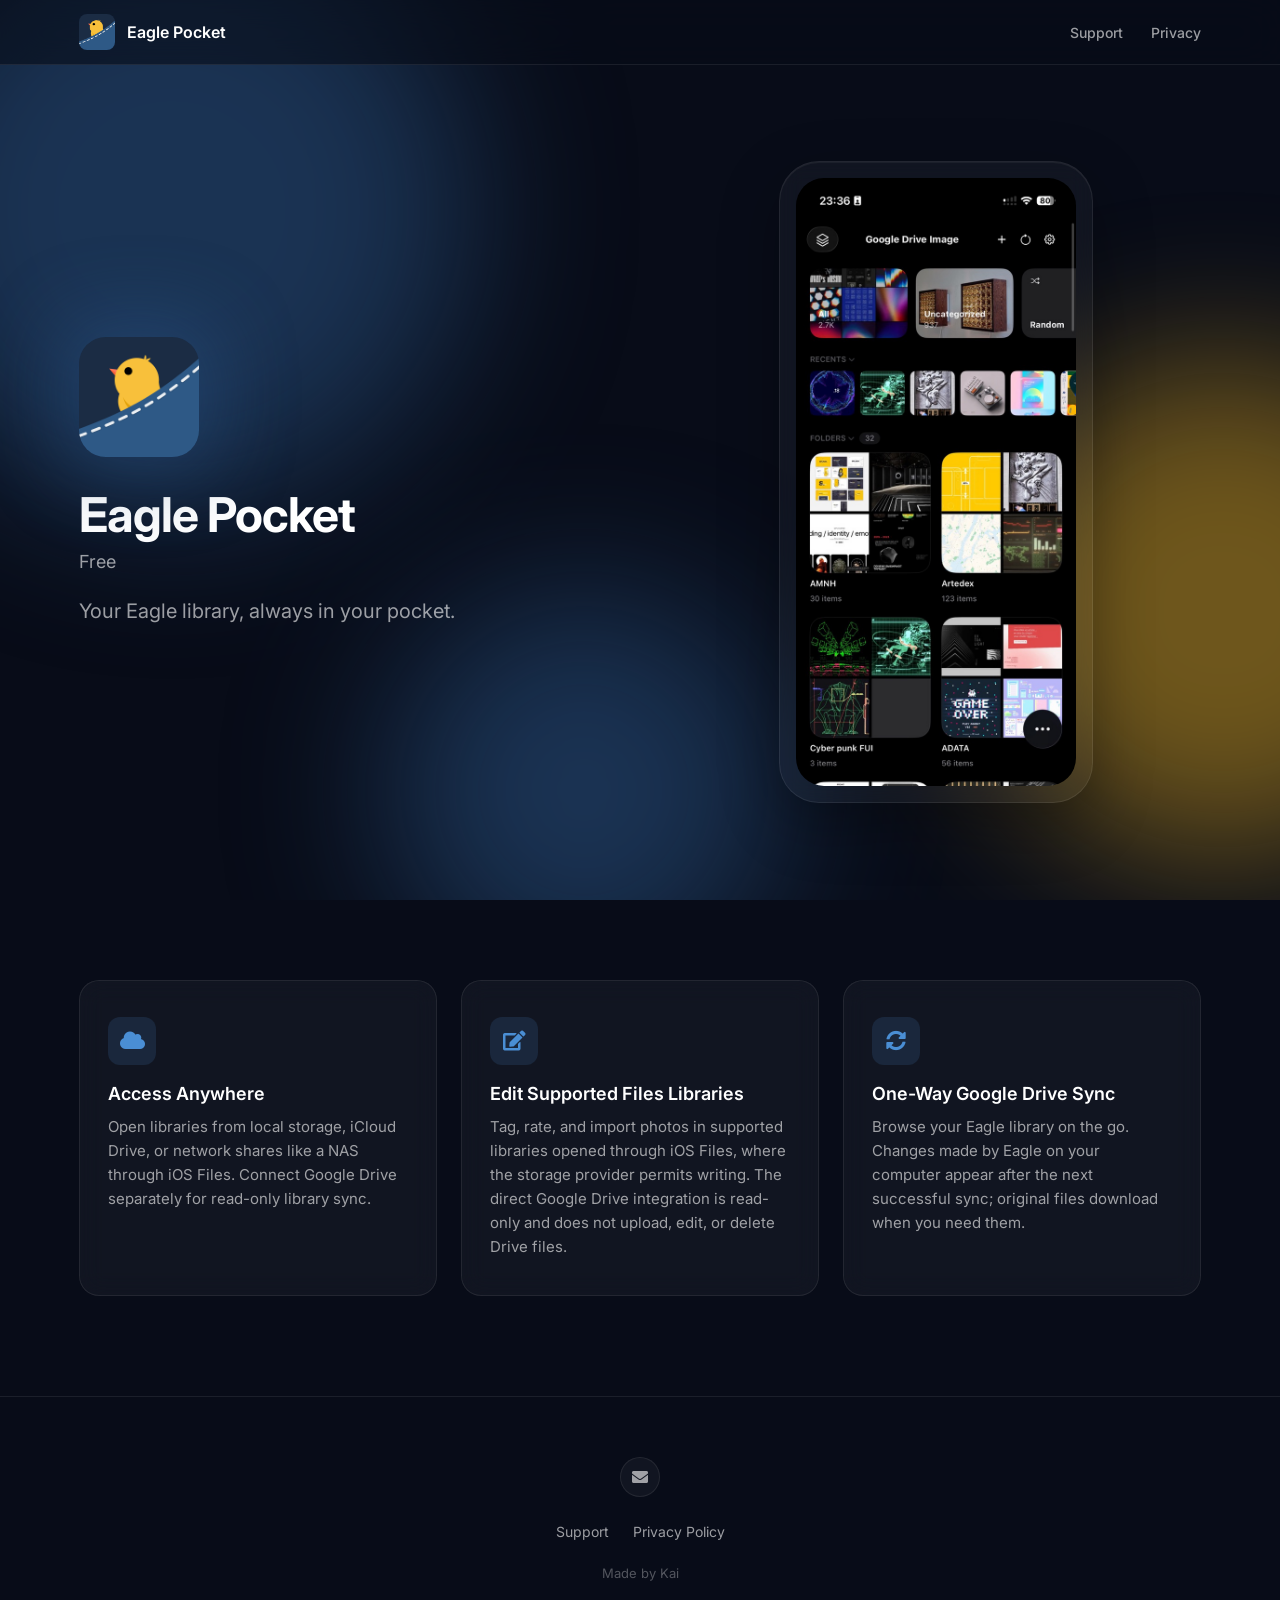
<file: index.html>
<!DOCTYPE html>
<html lang="en-us">
<head>
    <meta charset="utf-8">
    <meta http-equiv="x-ua-compatible" content="ie=edge">
    <meta name="viewport" content="width=device-width, initial-scale=1.0">

    <title>Eagle Pocket</title>
    <meta name="description" content="Your Eagle library, always in your pocket.">

    <!-- Icons -->
    <link rel="icon" type="image/png" sizes="32x32" href="assets/favicon-32.png">
    <link rel="icon" type="image/png" sizes="16x16" href="assets/favicon-16.png">
    <link rel="apple-touch-icon" sizes="180x180" href="assets/apple-touch-icon.png">

    <!-- Open Graph -->
    <meta property="og:title" content="Eagle Pocket">
    <meta property="og:description" content="Your Eagle library, always in your pocket.">
    <meta property="og:image" content="assets/appicon.png">
    <meta property="og:type" content="website">
    <meta name="twitter:card" content="summary">
    <meta name="twitter:title" content="Eagle Pocket">
    <meta name="twitter:description" content="Your Eagle library, always in your pocket.">
    <meta name="twitter:image" content="assets/appicon.png">

    <!-- Smart App Banner (uncomment after App Store launch) -->
    <!-- <meta name="apple-itunes-app" content="app-id=6751750244"> -->

    <!-- Inter Font -->
    <link rel="preconnect" href="https://fonts.googleapis.com">
    <link rel="preconnect" href="https://fonts.gstatic.com" crossorigin>
    <link href="https://fonts.googleapis.com/css2?family=Inter:wght@300;400;500;600;700&amp;display=swap" rel="stylesheet">

    <!-- FontAwesome -->
    <link rel="stylesheet" href="https://cdnjs.cloudflare.com/ajax/libs/font-awesome/5.15.4/css/all.min.css">

    <link rel="stylesheet" href="styles.css">
</head>

<body>
    <!-- Animated Background Orbs -->
    <div class="bg-orbs">
        <div class="orb orb-1"></div>
        <div class="orb orb-2"></div>
        <div class="orb orb-3"></div>
    </div>

    <!-- Glass Nav -->
    <header class="glass-nav">
        <div class="nav-container">
            <div class="logo">
                <img class="headerIcon" src="assets/appicon.png" alt="Eagle Pocket">
                <p class="headerName">Eagle Pocket</p>
            </div>
            <nav>
                <ul>
                    <li><a href="support/">Support</a></li>
                    <li><a href="privacypolicy/">Privacy</a></li>
                </ul>
            </nav>
        </div>
    </header>

    <!-- Hero Section -->
    <section class="hero">
        <div class="hero-container">
            <div class="hero-content">
                <div class="hero-icon-wrapper">
                    <div class="hero-icon-glow"></div>
                    <img class="appIconLarge" src="assets/appicon.png" alt="Eagle Pocket">
                </div>
                <h1 class="appName">Eagle Pocket</h1>
                <h2 class="appPrice">Free</h2>
                <p class="hero-tagline">Your Eagle library, always in your pocket.</p>
                <!-- App Store link (uncomment after launch) -->
                <!-- <div class="hero-actions">
                    <a class="appStoreLink" href=""><img class="appStore" src="assets/appstore.png" alt="Download on the App Store"></a>
                </div> -->
            </div>
            <div class="hero-phone">
                <div class="phone-glass-frame">
                    <div class="phone-inner">
                        <img class="iphoneScreen" src="assets/screenshot/home.en.png" alt="Eagle Pocket Screenshot">
                    </div>
                </div>
            </div>
        </div>
    </section>

    <!-- Features -->
    <section class="features-section">
        <div class="features-container">
            <div class="features-grid">
                <div class="glass-card">
                    <div class="card-icon">
                        <i class="fas fa-cloud"></i>
                    </div>
                    <h3>Access Anywhere</h3>
                    <p>Open libraries from local storage, iCloud Drive, or network shares like a NAS through iOS Files. Connect Google Drive separately for read-only library sync.</p>
                </div>
                <div class="glass-card">
                    <div class="card-icon">
                        <i class="fas fa-edit"></i>
                    </div>
                    <h3>Edit Supported Files Libraries</h3>
                    <p>Tag, rate, and import photos in supported libraries opened through iOS Files, where the storage provider permits writing. The direct Google Drive integration is read-only and does not upload, edit, or delete Drive files.</p>
                </div>
                <div class="glass-card">
                    <div class="card-icon">
                        <i class="fas fa-sync-alt"></i>
                    </div>
                    <h3>One-Way Google Drive Sync</h3>
                    <p>Browse your Eagle library on the go. Changes made by Eagle on your computer appear after the next successful sync; original files download when you need them.</p>
                </div>
            </div>
        </div>
    </section>

    <!-- Footer -->
    <footer class="glass-footer">
        <div class="footer-container">
            <div class="footer-social">
                <a href="mailto:ankycheng@gmail.com" class="social-circle">
                    <i class="fas fa-envelope"></i>
                </a>
            </div>
            <div class="footer-links">
                <a href="support/">Support</a>
                <a href="privacypolicy/">Privacy Policy</a>
            </div>
            <p class="footer-credit">Made by Kai</p>
        </div>
    </footer>

    <!-- Apple App Store API (uncomment after launch) -->
    <!--
    <script>
    (function() {
        var apiURL = 'https://itunes.apple.com/lookup?id=6751750244&country=us&callback=handleAppInfo';
        window.handleAppInfo = function(json) {
            if (json.results && json.results.length) {
                var storeLink = document.querySelector('.appStoreLink');
                if (storeLink && !storeLink.getAttribute('href')) {
                    storeLink.setAttribute('href', json.results[0].trackViewUrl);
                }
            }
        };
        var s = document.createElement('script');
        s.src = apiURL;
        document.body.appendChild(s);
    })();
    </script>
    -->
</body>
</html>
</file>
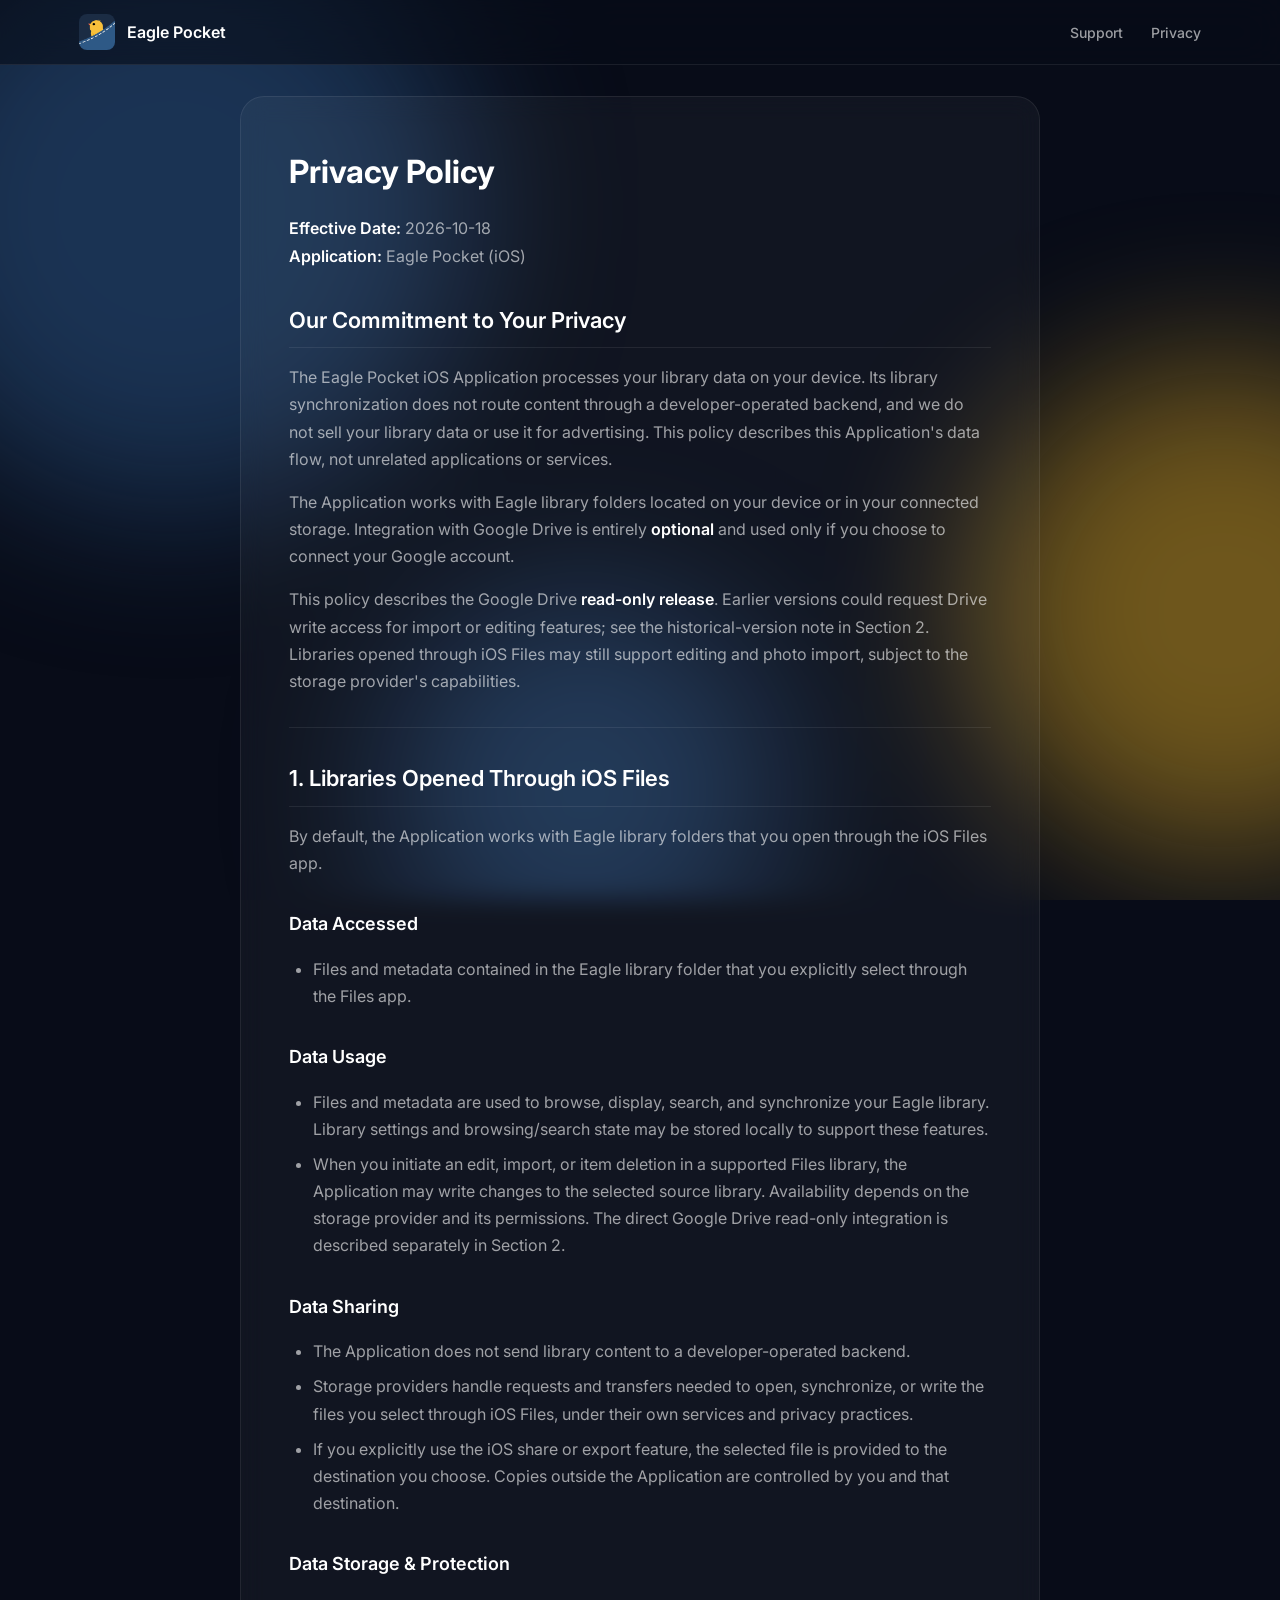
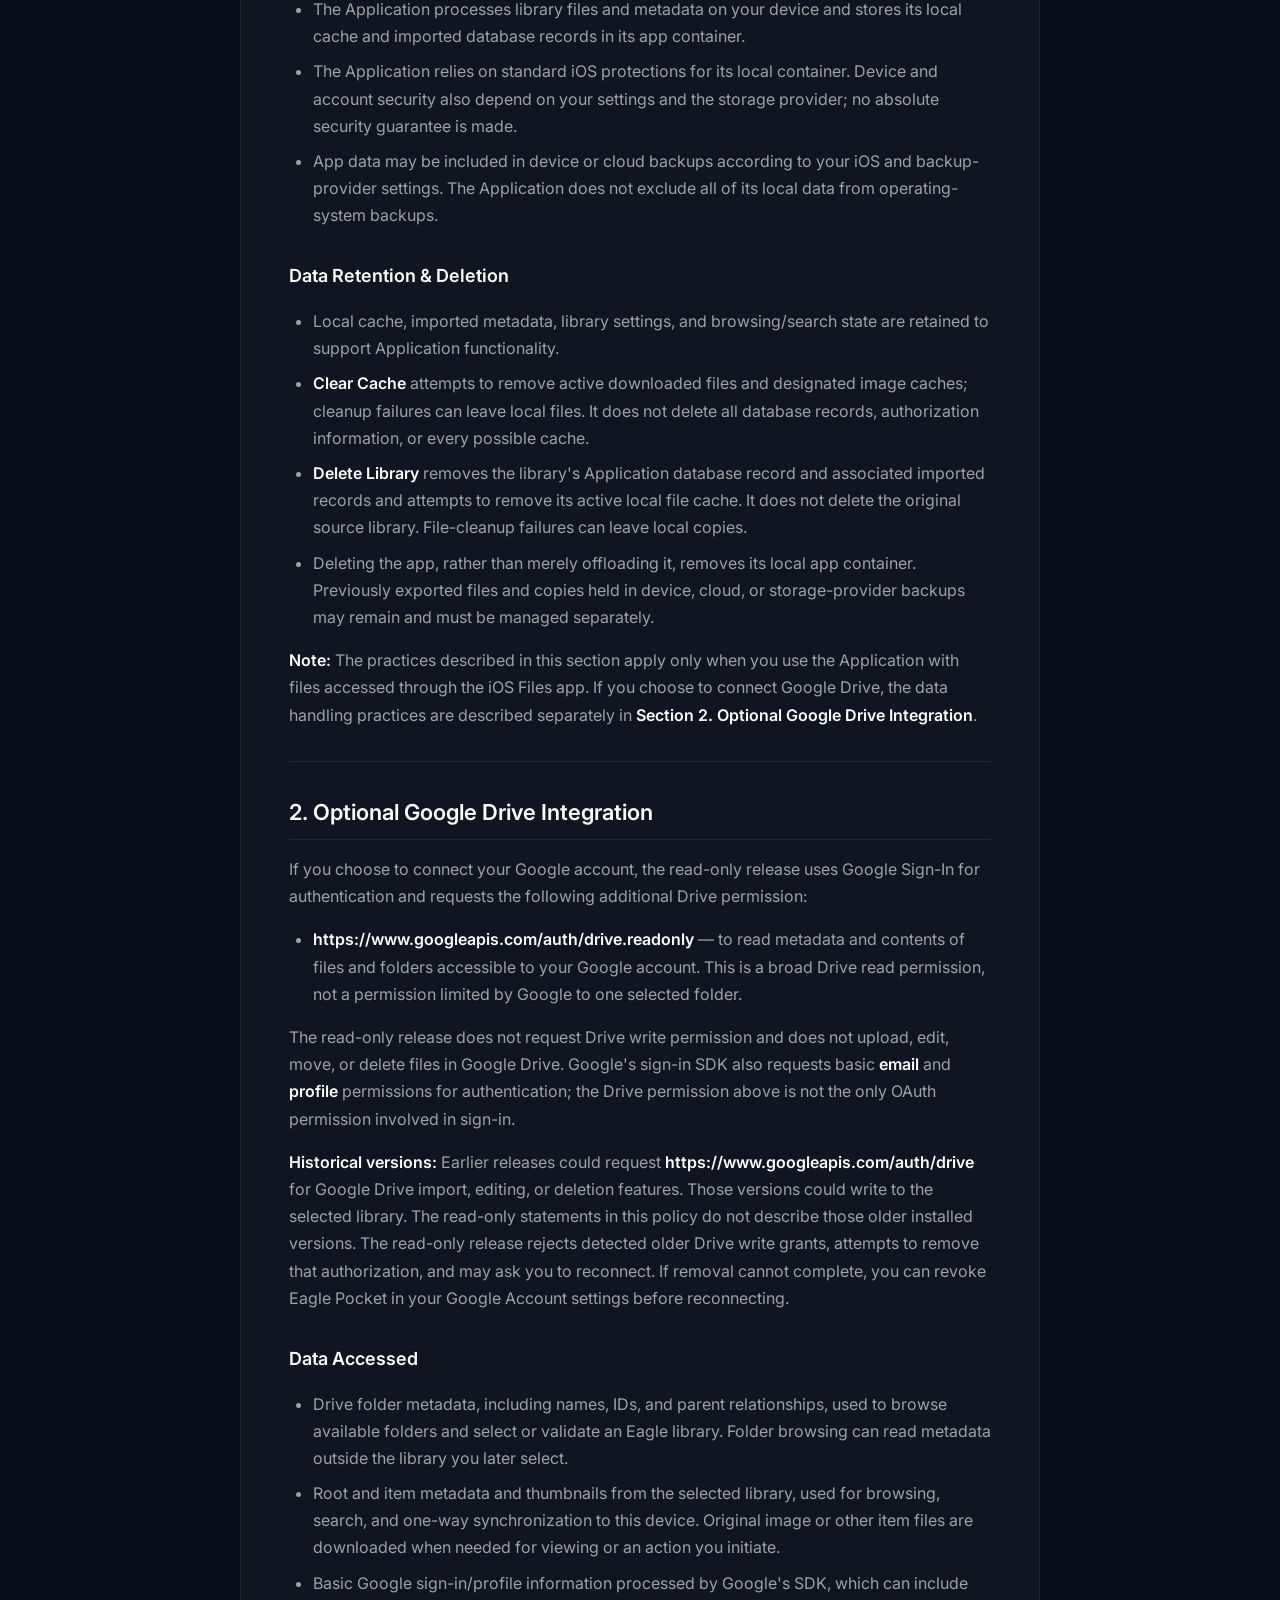
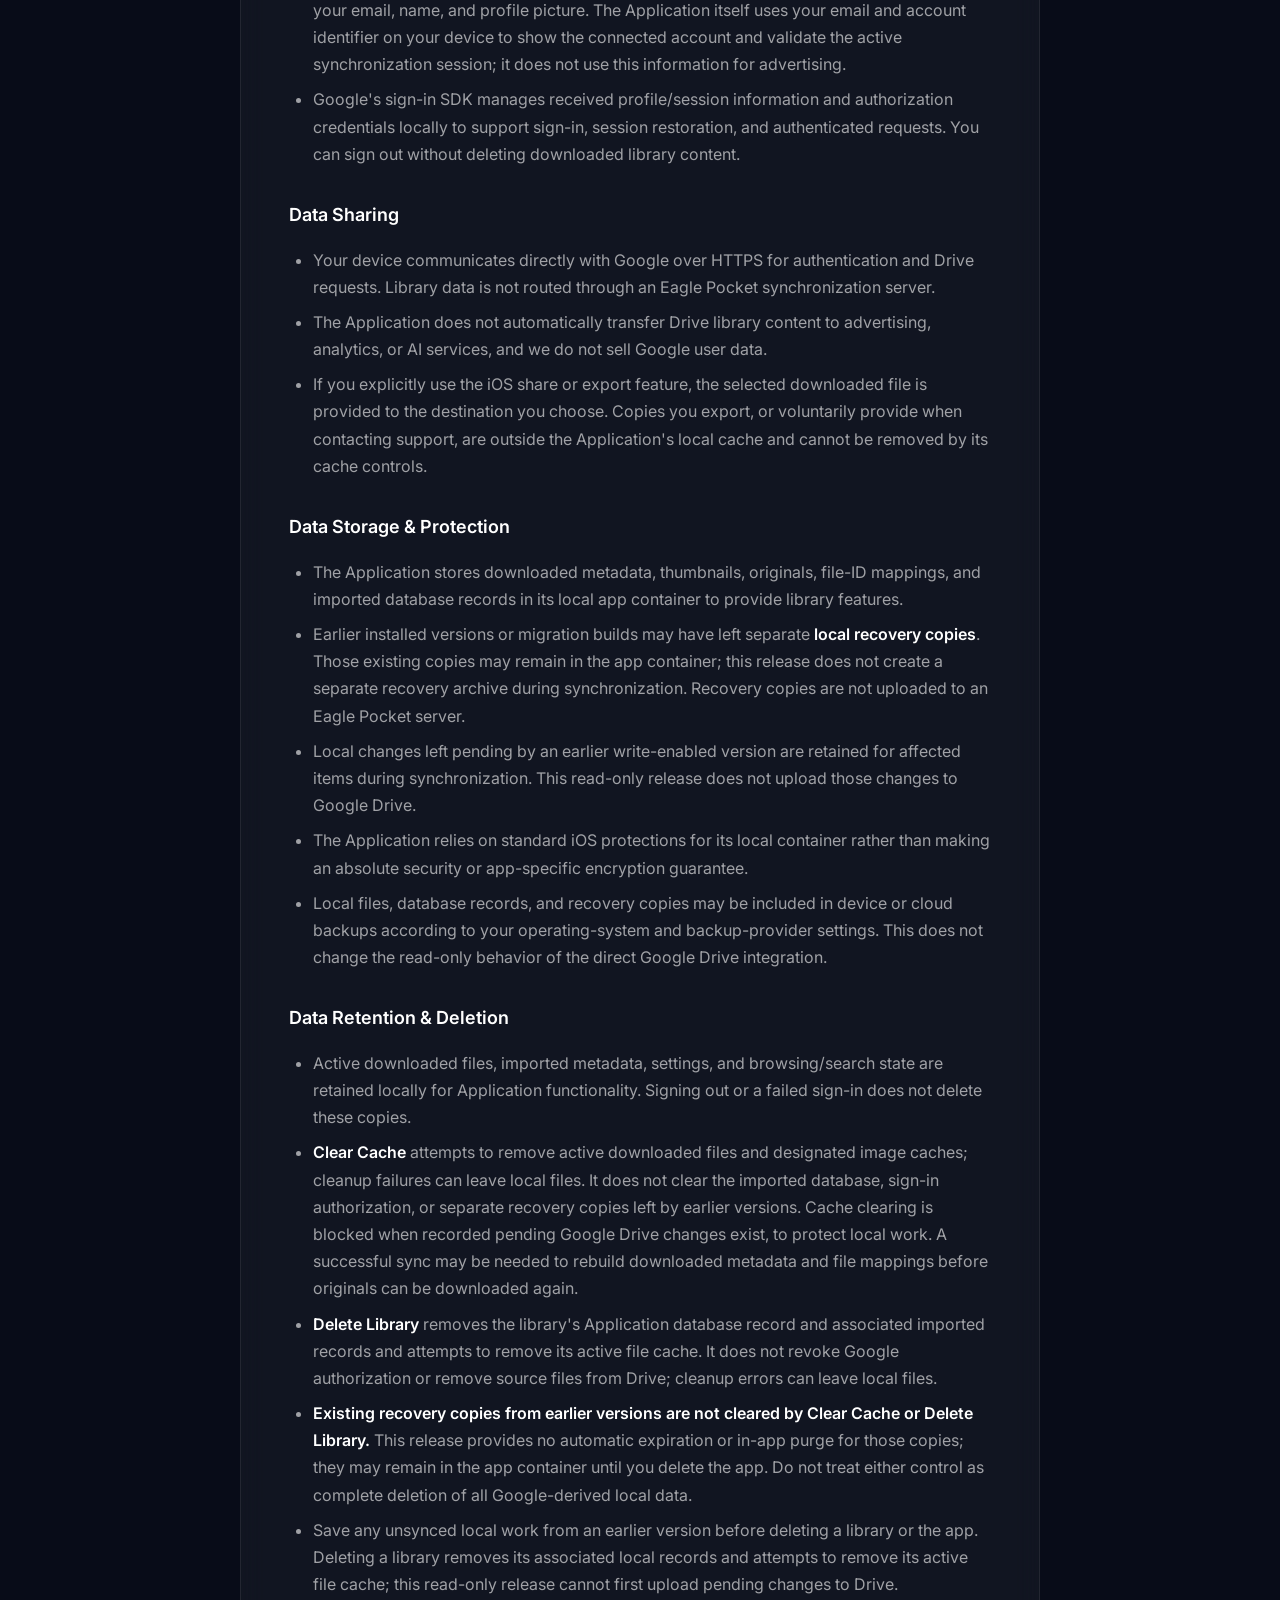
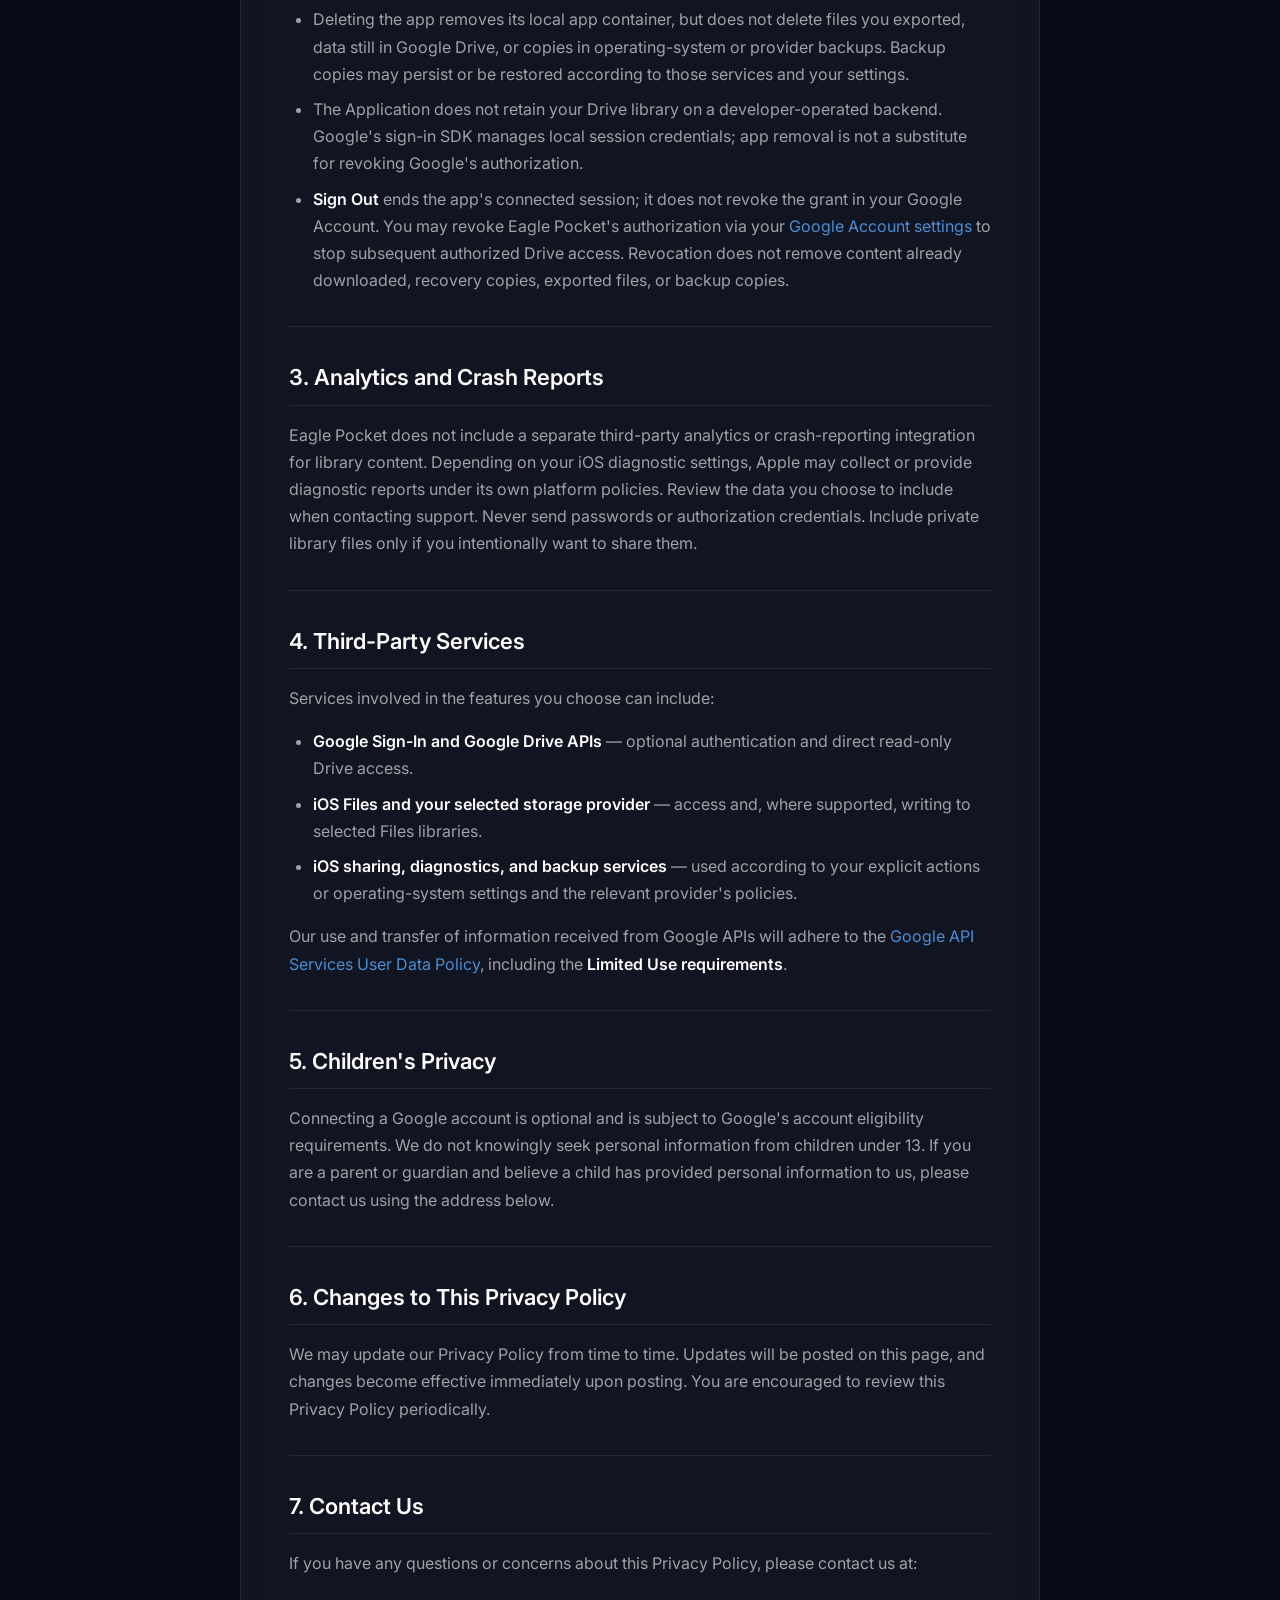
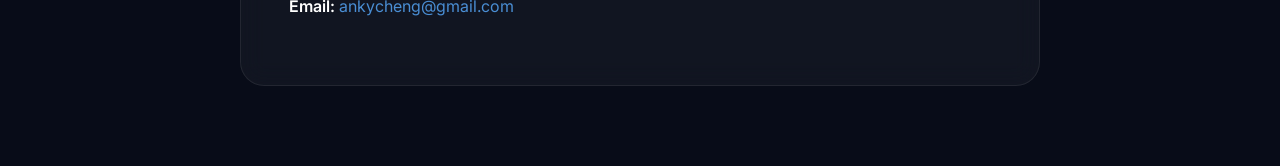
<file: privacypolicy/index.html>
<!DOCTYPE html>
<html lang="en-us">
<head>
    <meta charset="utf-8">
    <meta http-equiv="x-ua-compatible" content="ie=edge">
    <meta name="viewport" content="width=device-width, initial-scale=1.0">

    <title>Privacy Policy — Eagle Pocket</title>
    <meta name="description" content="Eagle Pocket privacy policy.">

    <!-- Icons -->
    <link rel="icon" type="image/png" sizes="32x32" href="../assets/favicon-32.png">
    <link rel="icon" type="image/png" sizes="16x16" href="../assets/favicon-16.png">
    <link rel="apple-touch-icon" sizes="180x180" href="../assets/apple-touch-icon.png">

    <!-- Smart App Banner (uncomment after App Store launch) -->
    <!-- <meta name="apple-itunes-app" content="app-id=6751750244"> -->

    <!-- Inter Font -->
    <link rel="preconnect" href="https://fonts.googleapis.com">
    <link rel="preconnect" href="https://fonts.gstatic.com" crossorigin>
    <link href="https://fonts.googleapis.com/css2?family=Inter:wght@300;400;500;600;700&amp;display=swap" rel="stylesheet">

    <!-- FontAwesome -->
    <link rel="stylesheet" href="https://cdnjs.cloudflare.com/ajax/libs/font-awesome/5.15.4/css/all.min.css">

    <link rel="stylesheet" href="../styles.css">
</head>

<body>
    <!-- Animated Background Orbs -->
    <div class="bg-orbs">
        <div class="orb orb-1"></div>
        <div class="orb orb-2"></div>
        <div class="orb orb-3"></div>
    </div>

    <!-- Glass Nav -->
    <header class="glass-nav">
        <div class="nav-container">
            <div class="logo">
                <a href="../"><img class="headerIcon" src="../assets/appicon.png" alt="Eagle Pocket"></a>
                <p class="headerName">Eagle Pocket</p>
            </div>
            <nav>
                <ul>
                    <li><a href="../support/">Support</a></li>
                    <li><a href="../privacypolicy/">Privacy</a></li>
                </ul>
            </nav>
        </div>
    </header>

    <div class="page-wrapper">
        <article class="page-content">
            <h1>Privacy Policy</h1>
            <p><strong>Effective Date:</strong> 2026-10-18<br>
            <strong>Application:</strong> Eagle Pocket (iOS)</p>

            <h2>Our Commitment to Your Privacy</h2>
            <p>The Eagle Pocket iOS Application processes your library data on your device. Its library synchronization does not route content through a developer-operated backend, and we do not sell your library data or use it for advertising. This policy describes this Application's data flow, not unrelated applications or services.</p>
            <p>The Application works with Eagle library folders located on your device or in your connected storage. Integration with Google Drive is entirely <strong>optional</strong> and used only if you choose to connect your Google account.</p>
            <p>This policy describes the Google Drive <strong>read-only release</strong>. Earlier versions could request Drive write access for import or editing features; see the historical-version note in Section 2. Libraries opened through iOS Files may still support editing and photo import, subject to the storage provider's capabilities.</p>

            <hr>

            <h2>1. Libraries Opened Through iOS Files</h2>
            <p>By default, the Application works with Eagle library folders that you open through the iOS Files app.</p>

            <h3>Data Accessed</h3>
            <ul>
                <li>Files and metadata contained in the Eagle library folder that you explicitly select through the Files app.</li>
            </ul>

            <h3>Data Usage</h3>
            <ul>
                <li>Files and metadata are used to browse, display, search, and synchronize your Eagle library. Library settings and browsing/search state may be stored locally to support these features.</li>
                <li>When you initiate an edit, import, or item deletion in a supported Files library, the Application may write changes to the selected source library. Availability depends on the storage provider and its permissions. The direct Google Drive read-only integration is described separately in Section 2.</li>
            </ul>

            <h3>Data Sharing</h3>
            <ul>
                <li>The Application does not send library content to a developer-operated backend.</li>
                <li>Storage providers handle requests and transfers needed to open, synchronize, or write the files you select through iOS Files, under their own services and privacy practices.</li>
                <li>If you explicitly use the iOS share or export feature, the selected file is provided to the destination you choose. Copies outside the Application are controlled by you and that destination.</li>
            </ul>

            <h3>Data Storage &amp; Protection</h3>
            <ul>
                <li>The Application processes library files and metadata on your device and stores its local cache and imported database records in its app container.</li>
                <li>The Application relies on standard iOS protections for its local container. Device and account security also depend on your settings and the storage provider; no absolute security guarantee is made.</li>
                <li>App data may be included in device or cloud backups according to your iOS and backup-provider settings. The Application does not exclude all of its local data from operating-system backups.</li>
            </ul>

            <h3>Data Retention &amp; Deletion</h3>
            <ul>
                <li>Local cache, imported metadata, library settings, and browsing/search state are retained to support Application functionality.</li>
                <li><strong>Clear Cache</strong> attempts to remove active downloaded files and designated image caches; cleanup failures can leave local files. It does not delete all database records, authorization information, or every possible cache.</li>
                <li><strong>Delete Library</strong> removes the library's Application database record and associated imported records and attempts to remove its active local file cache. It does not delete the original source library. File-cleanup failures can leave local copies.</li>
                <li>Deleting the app, rather than merely offloading it, removes its local app container. Previously exported files and copies held in device, cloud, or storage-provider backups may remain and must be managed separately.</li>
            </ul>

            <p><strong>Note:</strong> The practices described in this section apply only when you use the Application with files accessed through the iOS Files app. If you choose to connect Google Drive, the data handling practices are described separately in <strong>Section 2. Optional Google Drive Integration</strong>.</p>

            <hr>

            <h2>2. Optional Google Drive Integration</h2>
            <p>If you choose to connect your Google account, the read-only release uses Google Sign-In for authentication and requests the following additional Drive permission:</p>
            <ul>
                <li><strong>https://www.googleapis.com/auth/drive.readonly</strong> — to read metadata and contents of files and folders accessible to your Google account. This is a broad Drive read permission, not a permission limited by Google to one selected folder.</li>
            </ul>
            <p>The read-only release does not request Drive write permission and does not upload, edit, move, or delete files in Google Drive. Google's sign-in SDK also requests basic <strong>email</strong> and <strong>profile</strong> permissions for authentication; the Drive permission above is not the only OAuth permission involved in sign-in.</p>
            <p><strong>Historical versions:</strong> Earlier releases could request <strong>https://www.googleapis.com/auth/drive</strong> for Google Drive import, editing, or deletion features. Those versions could write to the selected library. The read-only statements in this policy do not describe those older installed versions. The read-only release rejects detected older Drive write grants, attempts to remove that authorization, and may ask you to reconnect. If removal cannot complete, you can revoke Eagle Pocket in your Google Account settings before reconnecting.</p>

            <h3>Data Accessed</h3>
            <ul>
                <li>Drive folder metadata, including names, IDs, and parent relationships, used to browse available folders and select or validate an Eagle library. Folder browsing can read metadata outside the library you later select.</li>
                <li>Root and item metadata and thumbnails from the selected library, used for browsing, search, and one-way synchronization to this device. Original image or other item files are downloaded when needed for viewing or an action you initiate.</li>
                <li>Basic Google sign-in/profile information processed by Google's SDK, which can include your email, name, and profile picture. The Application itself uses your email and account identifier on your device to show the connected account and validate the active synchronization session; it does not use this information for advertising.</li>
                <li>Google's sign-in SDK manages received profile/session information and authorization credentials locally to support sign-in, session restoration, and authenticated requests. You can sign out without deleting downloaded library content.</li>
            </ul>

            <h3>Data Sharing</h3>
            <ul>
                <li>Your device communicates directly with Google over HTTPS for authentication and Drive requests. Library data is not routed through an Eagle Pocket synchronization server.</li>
                <li>The Application does not automatically transfer Drive library content to advertising, analytics, or AI services, and we do not sell Google user data.</li>
                <li>If you explicitly use the iOS share or export feature, the selected downloaded file is provided to the destination you choose. Copies you export, or voluntarily provide when contacting support, are outside the Application's local cache and cannot be removed by its cache controls.</li>
            </ul>

            <h3>Data Storage &amp; Protection</h3>
            <ul>
                <li>The Application stores downloaded metadata, thumbnails, originals, file-ID mappings, and imported database records in its local app container to provide library features.</li>
                <li>Earlier installed versions or migration builds may have left separate <strong>local recovery copies</strong>. Those existing copies may remain in the app container; this release does not create a separate recovery archive during synchronization. Recovery copies are not uploaded to an Eagle Pocket server.</li>
                <li>Local changes left pending by an earlier write-enabled version are retained for affected items during synchronization. This read-only release does not upload those changes to Google Drive.</li>
                <li>The Application relies on standard iOS protections for its local container rather than making an absolute security or app-specific encryption guarantee.</li>
                <li>Local files, database records, and recovery copies may be included in device or cloud backups according to your operating-system and backup-provider settings. This does not change the read-only behavior of the direct Google Drive integration.</li>
            </ul>

            <h3>Data Retention &amp; Deletion</h3>
            <ul>
                <li>Active downloaded files, imported metadata, settings, and browsing/search state are retained locally for Application functionality. Signing out or a failed sign-in does not delete these copies.</li>
                <li><strong>Clear Cache</strong> attempts to remove active downloaded files and designated image caches; cleanup failures can leave local files. It does not clear the imported database, sign-in authorization, or separate recovery copies left by earlier versions. Cache clearing is blocked when recorded pending Google Drive changes exist, to protect local work. A successful sync may be needed to rebuild downloaded metadata and file mappings before originals can be downloaded again.</li>
                <li><strong>Delete Library</strong> removes the library's Application database record and associated imported records and attempts to remove its active file cache. It does not revoke Google authorization or remove source files from Drive; cleanup errors can leave local files.</li>
                <li><strong>Existing recovery copies from earlier versions are not cleared by Clear Cache or Delete Library.</strong> This release provides no automatic expiration or in-app purge for those copies; they may remain in the app container until you delete the app. Do not treat either control as complete deletion of all Google-derived local data.</li>
                <li>Save any unsynced local work from an earlier version before deleting a library or the app. Deleting a library removes its associated local records and attempts to remove its active file cache; this read-only release cannot first upload pending changes to Drive.</li>
                <li>Deleting the app removes its local app container, but does not delete files you exported, data still in Google Drive, or copies in operating-system or provider backups. Backup copies may persist or be restored according to those services and your settings.</li>
                <li>The Application does not retain your Drive library on a developer-operated backend. Google's sign-in SDK manages local session credentials; app removal is not a substitute for revoking Google's authorization.</li>
                <li><strong>Sign Out</strong> ends the app's connected session; it does not revoke the grant in your Google Account. You may revoke Eagle Pocket's authorization via your <a href="https://myaccount.google.com/permissions">Google Account settings</a> to stop subsequent authorized Drive access. Revocation does not remove content already downloaded, recovery copies, exported files, or backup copies.</li>
            </ul>

            <hr>

            <h2>3. Analytics and Crash Reports</h2>
            <p>Eagle Pocket does not include a separate third-party analytics or crash-reporting integration for library content. Depending on your iOS diagnostic settings, Apple may collect or provide diagnostic reports under its own platform policies. Review the data you choose to include when contacting support. Never send passwords or authorization credentials. Include private library files only if you intentionally want to share them.</p>

            <hr>

            <h2>4. Third-Party Services</h2>
            <p>Services involved in the features you choose can include:</p>
            <ul>
                <li><strong>Google Sign-In and Google Drive APIs</strong> — optional authentication and direct read-only Drive access.</li>
                <li><strong>iOS Files and your selected storage provider</strong> — access and, where supported, writing to selected Files libraries.</li>
                <li><strong>iOS sharing, diagnostics, and backup services</strong> — used according to your explicit actions or operating-system settings and the relevant provider's policies.</li>
            </ul>
            <p>Our use and transfer of information received from Google APIs will adhere to the <a href="https://developers.google.com/terms/api-services-user-data-policy">Google API Services User Data Policy</a>, including the <strong>Limited Use requirements</strong>.</p>

            <hr>

            <h2>5. Children's Privacy</h2>
            <p>Connecting a Google account is optional and is subject to Google's account eligibility requirements. We do not knowingly seek personal information from children under 13. If you are a parent or guardian and believe a child has provided personal information to us, please contact us using the address below.</p>

            <hr>

            <h2>6. Changes to This Privacy Policy</h2>
            <p>We may update our Privacy Policy from time to time. Updates will be posted on this page, and changes become effective immediately upon posting. You are encouraged to review this Privacy Policy periodically.</p>

            <hr>

            <h2>7. Contact Us</h2>
            <p>If you have any questions or concerns about this Privacy Policy, please contact us at:</p>
            <p><strong>Email:</strong> <a href="mailto:ankycheng@gmail.com">ankycheng@gmail.com</a></p>
        </article>
    </div>
</body>
</html>
</file>
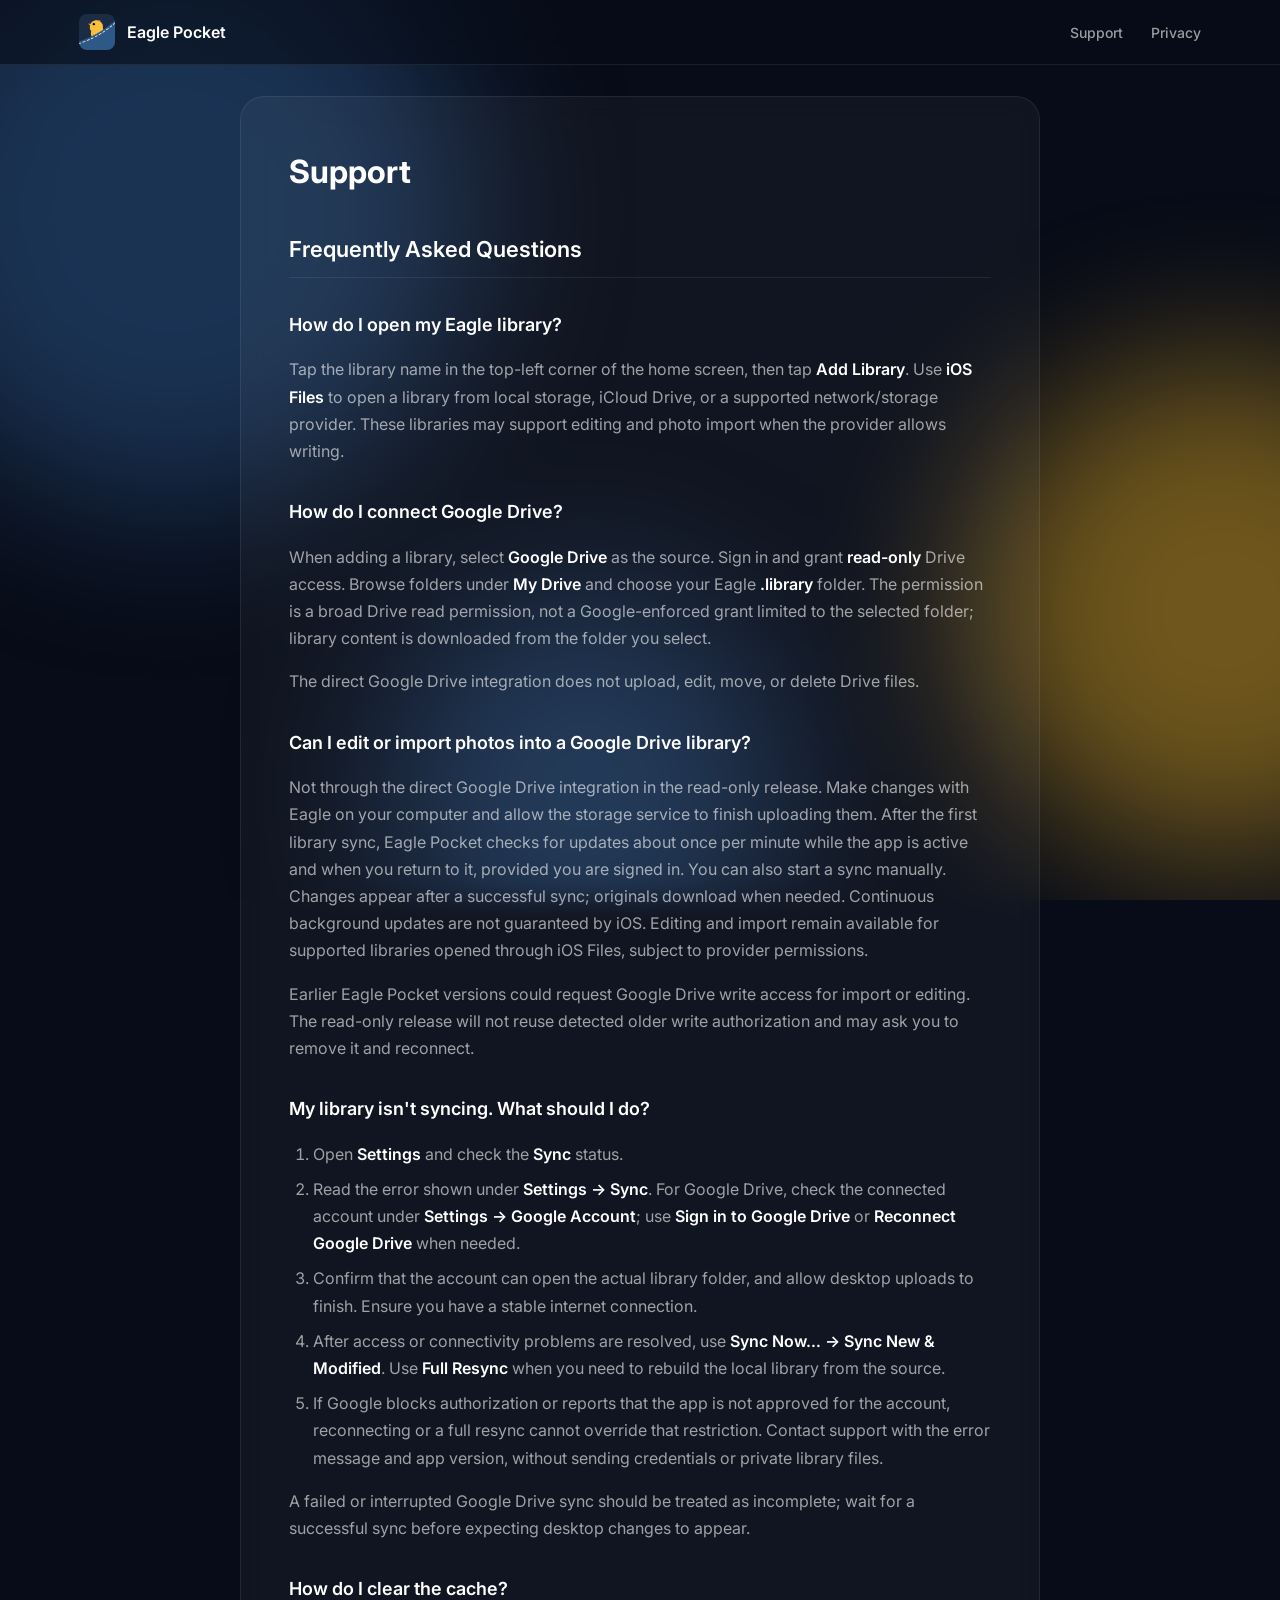
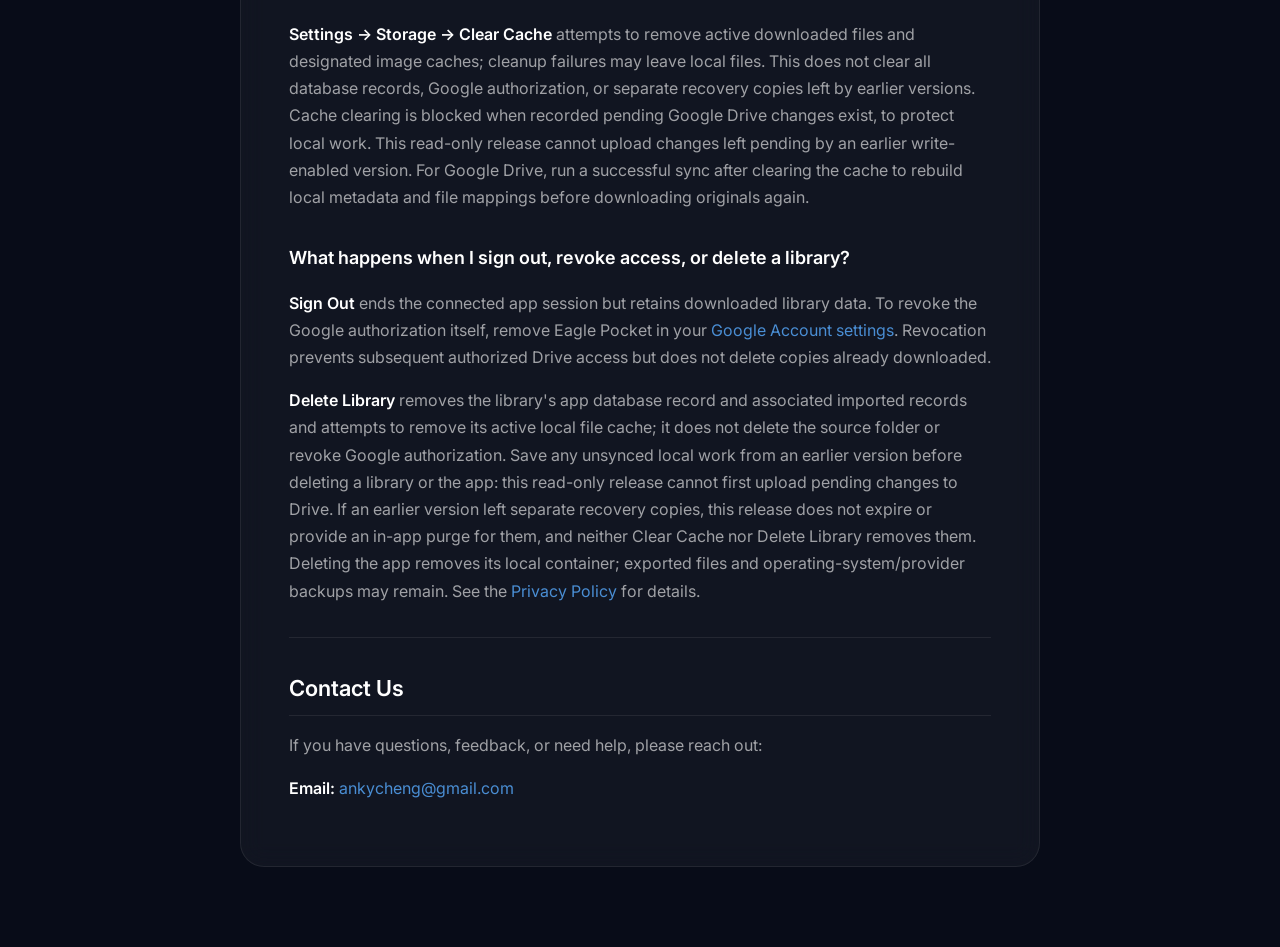
<file: support/index.html>
<!DOCTYPE html>
<html lang="en-us">
<head>
    <meta charset="utf-8">
    <meta http-equiv="x-ua-compatible" content="ie=edge">
    <meta name="viewport" content="width=device-width, initial-scale=1.0">

    <title>Support — Eagle Pocket</title>
    <meta name="description" content="Eagle Pocket support and frequently asked questions.">

    <!-- Icons -->
    <link rel="icon" type="image/png" sizes="32x32" href="../assets/favicon-32.png">
    <link rel="icon" type="image/png" sizes="16x16" href="../assets/favicon-16.png">
    <link rel="apple-touch-icon" sizes="180x180" href="../assets/apple-touch-icon.png">

    <!-- Smart App Banner (uncomment after App Store launch) -->
    <!-- <meta name="apple-itunes-app" content="app-id=6751750244"> -->

    <!-- Inter Font -->
    <link rel="preconnect" href="https://fonts.googleapis.com">
    <link rel="preconnect" href="https://fonts.gstatic.com" crossorigin>
    <link href="https://fonts.googleapis.com/css2?family=Inter:wght@300;400;500;600;700&amp;display=swap" rel="stylesheet">

    <!-- FontAwesome -->
    <link rel="stylesheet" href="https://cdnjs.cloudflare.com/ajax/libs/font-awesome/5.15.4/css/all.min.css">

    <link rel="stylesheet" href="../styles.css">
</head>

<body>
    <!-- Animated Background Orbs -->
    <div class="bg-orbs">
        <div class="orb orb-1"></div>
        <div class="orb orb-2"></div>
        <div class="orb orb-3"></div>
    </div>

    <!-- Glass Nav -->
    <header class="glass-nav">
        <div class="nav-container">
            <div class="logo">
                <a href="../"><img class="headerIcon" src="../assets/appicon.png" alt="Eagle Pocket"></a>
                <p class="headerName">Eagle Pocket</p>
            </div>
            <nav>
                <ul>
                    <li><a href="../support/">Support</a></li>
                    <li><a href="../privacypolicy/">Privacy</a></li>
                </ul>
            </nav>
        </div>
    </header>

    <div class="page-wrapper">
        <article class="page-content">
            <h1>Support</h1>

            <h2>Frequently Asked Questions</h2>

            <h3>How do I open my Eagle library?</h3>
            <p>Tap the library name in the top-left corner of the home screen, then tap <strong>Add Library</strong>. Use <strong>iOS Files</strong> to open a library from local storage, iCloud Drive, or a supported network/storage provider. These libraries may support editing and photo import when the provider allows writing.</p>

            <h3>How do I connect Google Drive?</h3>
            <p>When adding a library, select <strong>Google Drive</strong> as the source. Sign in and grant <strong>read-only</strong> Drive access. Browse folders under <strong>My Drive</strong> and choose your Eagle <strong>.library</strong> folder. The permission is a broad Drive read permission, not a Google-enforced grant limited to the selected folder; library content is downloaded from the folder you select.</p>
            <p>The direct Google Drive integration does not upload, edit, move, or delete Drive files.</p>

            <h3>Can I edit or import photos into a Google Drive library?</h3>
            <p>Not through the direct Google Drive integration in the read-only release. Make changes with Eagle on your computer and allow the storage service to finish uploading them. After the first library sync, Eagle Pocket checks for updates about once per minute while the app is active and when you return to it, provided you are signed in. You can also start a sync manually. Changes appear after a successful sync; originals download when needed. Continuous background updates are not guaranteed by iOS. Editing and import remain available for supported libraries opened through iOS Files, subject to provider permissions.</p>
            <p>Earlier Eagle Pocket versions could request Google Drive write access for import or editing. The read-only release will not reuse detected older write authorization and may ask you to remove it and reconnect.</p>

            <h3>My library isn't syncing. What should I do?</h3>
            <ol>
                <li>Open <strong>Settings</strong> and check the <strong>Sync</strong> status.</li>
                <li>Read the error shown under <strong>Settings → Sync</strong>. For Google Drive, check the connected account under <strong>Settings → Google Account</strong>; use <strong>Sign in to Google Drive</strong> or <strong>Reconnect Google Drive</strong> when needed.</li>
                <li>Confirm that the account can open the actual library folder, and allow desktop uploads to finish. Ensure you have a stable internet connection.</li>
                <li>After access or connectivity problems are resolved, use <strong>Sync Now… → Sync New &amp; Modified</strong>. Use <strong>Full Resync</strong> when you need to rebuild the local library from the source.</li>
                <li>If Google blocks authorization or reports that the app is not approved for the account, reconnecting or a full resync cannot override that restriction. Contact support with the error message and app version, without sending credentials or private library files.</li>
            </ol>
            <p>A failed or interrupted Google Drive sync should be treated as incomplete; wait for a successful sync before expecting desktop changes to appear.</p>

            <h3>How do I clear the cache?</h3>
            <p><strong>Settings → Storage → Clear Cache</strong> attempts to remove active downloaded files and designated image caches; cleanup failures may leave local files. This does not clear all database records, Google authorization, or separate recovery copies left by earlier versions. Cache clearing is blocked when recorded pending Google Drive changes exist, to protect local work. This read-only release cannot upload changes left pending by an earlier write-enabled version. For Google Drive, run a successful sync after clearing the cache to rebuild local metadata and file mappings before downloading originals again.</p>

            <h3>What happens when I sign out, revoke access, or delete a library?</h3>
            <p><strong>Sign Out</strong> ends the connected app session but retains downloaded library data. To revoke the Google authorization itself, remove Eagle Pocket in your <a href="https://myaccount.google.com/permissions">Google Account settings</a>. Revocation prevents subsequent authorized Drive access but does not delete copies already downloaded.</p>
            <p><strong>Delete Library</strong> removes the library's app database record and associated imported records and attempts to remove its active local file cache; it does not delete the source folder or revoke Google authorization. Save any unsynced local work from an earlier version before deleting a library or the app: this read-only release cannot first upload pending changes to Drive. If an earlier version left separate recovery copies, this release does not expire or provide an in-app purge for them, and neither Clear Cache nor Delete Library removes them. Deleting the app removes its local container; exported files and operating-system/provider backups may remain. See the <a href="../privacypolicy/">Privacy Policy</a> for details.</p>

            <hr>

            <h2>Contact Us</h2>
            <p>If you have questions, feedback, or need help, please reach out:</p>
            <p><strong>Email:</strong> <a href="mailto:ankycheng@gmail.com">ankycheng@gmail.com</a></p>
        </article>
    </div>
</body>
</html>
</file>
<file: styles.css>
/* ============================================
   Eagle Pocket — Liquid Glass Theme
   ============================================ */

/* ---------- Custom Properties ---------- */
:root {
  --bg-base: #080c18;
  --glass-bg: rgba(255, 255, 255, 0.04);
  --glass-bg-hover: rgba(255, 255, 255, 0.08);
  --glass-border: rgba(255, 255, 255, 0.08);
  --glass-border-hover: rgba(255, 255, 255, 0.15);
  --orb-blue: #2d5a8e;
  --orb-gold: #d4a020;
  --text-primary: #ffffff;
  --text-secondary: rgba(255, 255, 255, 0.6);
  --accent: #4a8ed4;
  --content-width: 1170px;
}

/* ---------- Reset ---------- */
*,
*::before,
*::after {
  box-sizing: border-box;
  margin: 0;
  padding: 0;
}

html {
  font-size: 62.5%;
  font-family: 'Inter', -apple-system, BlinkMacSystemFont, "Segoe UI", Roboto, Helvetica, Arial, sans-serif;
  line-height: 1;
  scroll-behavior: smooth;
}

body {
  font-size: 1.6rem;
  background-color: var(--bg-base);
  color: var(--text-primary);
  -webkit-font-smoothing: antialiased;
  -moz-osx-font-smoothing: grayscale;
  overflow-x: hidden;
}

h1 { font-size: 4rem; font-weight: 700; }
h2 { font-size: 2.4rem; font-weight: 400; }
h3 { font-size: 2rem; font-weight: 600; }

a:link,
a:hover,
a:visited,
a:active {
  color: var(--accent);
  text-decoration: none;
}


/* ---------- Animated Background Orbs ---------- */

.bg-orbs {
  position: fixed;
  top: 0;
  left: 0;
  width: 100%;
  height: 100%;
  z-index: 0;
  pointer-events: none;
  overflow: hidden;
}

.orb {
  position: absolute;
  border-radius: 50%;
  filter: blur(80px);
  opacity: 0.5;
}

.orb-1 {
  width: 600px;
  height: 600px;
  background: var(--orb-blue);
  top: -10%;
  left: -10%;
  animation: orb-float-1 20s ease-in-out infinite;
}

.orb-2 {
  width: 500px;
  height: 500px;
  background: var(--orb-gold);
  top: 40%;
  right: -15%;
  animation: orb-float-2 25s ease-in-out infinite;
}

.orb-3 {
  width: 400px;
  height: 400px;
  background: var(--orb-blue);
  bottom: -10%;
  left: 30%;
  animation: orb-float-3 22s ease-in-out infinite;
}

@keyframes orb-float-1 {
  0%, 100% { transform: translate(0, 0) scale(1); }
  33% { transform: translate(100px, 80px) scale(1.1); }
  66% { transform: translate(-50px, 120px) scale(0.95); }
}

@keyframes orb-float-2 {
  0%, 100% { transform: translate(0, 0) scale(1); }
  33% { transform: translate(-120px, -60px) scale(1.05); }
  66% { transform: translate(60px, -100px) scale(0.9); }
}

@keyframes orb-float-3 {
  0%, 100% { transform: translate(0, 0) scale(1); }
  33% { transform: translate(80px, -70px) scale(1.1); }
  66% { transform: translate(-100px, 40px) scale(0.95); }
}


/* ---------- Glass Nav ---------- */

.glass-nav {
  position: fixed;
  top: 0;
  left: 0;
  right: 0;
  z-index: 100;
  background: rgba(8, 12, 24, 0.6);
  backdrop-filter: blur(20px);
  -webkit-backdrop-filter: blur(20px);
  border-bottom: 1px solid var(--glass-border);
}

.nav-container {
  max-width: var(--content-width);
  margin: 0 auto;
  padding: 0 24px;
  display: flex;
  align-items: center;
  justify-content: space-between;
  height: 64px;
}

.logo {
  display: flex;
  align-items: center;
  gap: 12px;
}

.logo a {
  display: flex;
}

.headerIcon {
  width: 36px;
  height: 36px;
  border-radius: 22.37%;
  overflow: hidden;
  display: block;
}

.headerName {
  color: var(--text-primary);
  font-weight: 600;
  font-size: 1.6rem;
  white-space: nowrap;
}

nav ul {
  display: flex;
  list-style: none;
  gap: 28px;
}

nav ul li a:link,
nav ul li a:visited {
  color: var(--text-secondary);
  font-size: 1.4rem;
  font-weight: 500;
  transition: color 0.2s;
}

nav ul li a:hover,
nav ul li a:active {
  color: var(--text-primary);
}


/* ---------- Hero Section ---------- */

.hero {
  position: relative;
  z-index: 1;
  min-height: 100vh;
  display: flex;
  align-items: center;
  padding-top: 64px;
}

.hero-container {
  max-width: var(--content-width);
  margin: 0 auto;
  padding: 60px 24px;
  display: grid;
  grid-template-columns: 1fr 1fr;
  gap: 60px;
  align-items: center;
  width: 100%;
}

.hero-content {
  display: flex;
  flex-direction: column;
  align-items: flex-start;
}

.hero-icon-wrapper {
  position: relative;
  margin-bottom: 32px;
  width: 120px;
  height: 120px;
}

.hero-icon-glow {
  position: absolute;
  width: 160px;
  height: 160px;
  background: var(--orb-blue);
  border-radius: 32px;
  filter: blur(40px);
  opacity: 0.4;
  top: 50%;
  left: 50%;
  transform: translate(-50%, -50%);
}

.appIconLarge {
  position: relative;
  width: 120px;
  height: 120px;
  display: block;
  border-radius: 22.37%;
  z-index: 1;
}

.appName {
  color: var(--text-primary);
  font-size: 4.8rem;
  font-weight: 700;
  letter-spacing: -0.02em;
  line-height: 1.1;
}

.appPrice {
  color: var(--text-secondary);
  font-weight: 400;
  font-size: 1.8rem;
  margin-top: 12px;
}

.hero-tagline {
  color: var(--text-secondary);
  font-size: 2rem;
  line-height: 1.6;
  margin-top: 24px;
  max-width: 480px;
}

.hero-actions {
  margin-top: 36px;
  display: flex;
  gap: 16px;
  align-items: center;
  filter: drop-shadow(0px 5px 10px rgba(0, 0, 0, 0.1)) drop-shadow(0px 1px 1px rgba(0, 0, 0, 0.2));
}

.appStore,
.playStore {
  height: 54px;
  transition: transform 0.2s;
}

.appStore:hover,
.playStore:hover {
  transform: scale(1.05);
}


/* ---------- Phone Glass Frame ---------- */

.hero-phone {
  display: flex;
  justify-content: center;
  align-items: center;
}

.phone-glass-frame {
  position: relative;
  background: var(--glass-bg);
  border: 1px solid var(--glass-border);
  border-radius: 40px;
  padding: 16px;
  backdrop-filter: blur(12px);
  -webkit-backdrop-filter: blur(12px);
  box-shadow: 0 20px 60px rgba(0, 0, 0, 0.3),
              inset 0 1px 0 rgba(255, 255, 255, 0.05);
}

.phone-inner {
  position: relative;
  width: 280px;
  background: #000;
  border-radius: 28px;
  overflow: hidden;
}

.iphoneScreen {
  width: 280px;
  display: block;
}

.videoContainer {
  width: 280px;
  height: 606px;
}

.videoContainer > video {
  width: 280px;
  height: 606px;
}


/* ---------- Features Section ---------- */

.features-section {
  position: relative;
  z-index: 1;
  padding: 80px 0 100px;
}

.features-container {
  max-width: var(--content-width);
  margin: 0 auto;
  padding: 0 24px;
}

.features-grid {
  display: grid;
  grid-template-columns: repeat(3, 1fr);
  gap: 24px;
}

.glass-card {
  background: var(--glass-bg);
  border: 1px solid var(--glass-border);
  border-radius: 20px;
  padding: 36px 28px;
  backdrop-filter: blur(12px);
  -webkit-backdrop-filter: blur(12px);
  transition: transform 0.3s, background 0.3s, border-color 0.3s, box-shadow 0.3s;
}

.glass-card:hover {
  transform: translateY(-4px);
  background: var(--glass-bg-hover);
  border-color: var(--glass-border-hover);
  box-shadow: 0 12px 40px rgba(45, 90, 142, 0.15);
}

.card-icon {
  width: 48px;
  height: 48px;
  display: flex;
  align-items: center;
  justify-content: center;
  background: rgba(74, 142, 212, 0.15);
  border-radius: 12px;
  margin-bottom: 20px;
}

.card-icon i {
  font-size: 2rem;
  color: var(--accent);
}

.glass-card h3 {
  color: var(--text-primary);
  margin-bottom: 12px;
  font-size: 1.8rem;
}

.glass-card p {
  color: var(--text-secondary);
  line-height: 1.6;
  font-size: 1.5rem;
}


/* ---------- Footer ---------- */

.glass-footer {
  position: relative;
  z-index: 1;
  border-top: 1px solid var(--glass-border);
  padding: 60px 0;
}

.footer-container {
  max-width: var(--content-width);
  margin: 0 auto;
  padding: 0 24px;
  text-align: center;
}

.footer-social {
  display: flex;
  justify-content: center;
  gap: 12px;
  margin-bottom: 28px;
}

.social-circle {
  width: 40px;
  height: 40px;
  display: flex;
  align-items: center;
  justify-content: center;
  border-radius: 50%;
  background: var(--glass-bg);
  border: 1px solid var(--glass-border);
  transition: background 0.2s, border-color 0.2s;
}

.social-circle i {
  color: var(--text-secondary);
  font-size: 1.6rem;
}

.social-circle:hover {
  background: var(--glass-bg-hover);
  border-color: var(--glass-border-hover);
}

.social-circle:hover i {
  color: var(--text-primary);
}

.footer-links {
  display: flex;
  justify-content: center;
  gap: 24px;
  margin-bottom: 28px;
  flex-wrap: wrap;
}

.footer-links a {
  color: var(--text-secondary);
  font-size: 1.4rem;
  transition: color 0.2s;
}

.footer-links a:hover {
  color: var(--text-primary);
}

.footer-credit {
  color: rgba(255, 255, 255, 0.3);
  font-size: 1.3rem;
}


/* ---------- Sub-page Styles ---------- */

.page-wrapper {
  position: relative;
  z-index: 1;
  min-height: 100vh;
  padding-top: 96px;
  padding-bottom: 80px;
}

.page-content {
  max-width: 800px;
  margin: 0 auto;
  padding: 48px;
  background: var(--glass-bg);
  border: 1px solid var(--glass-border);
  border-radius: 24px;
  backdrop-filter: blur(12px);
  -webkit-backdrop-filter: blur(12px);
  color: var(--text-secondary);
  font-size: 1.6rem;
  line-height: 1.7;
}

.page-content h1,
.page-content h2,
.page-content h3,
.page-content h4 {
  color: var(--text-primary);
  margin-top: 32px;
  margin-bottom: 16px;
}

.page-content h1 {
  font-size: 3.2rem;
  margin-top: 0;
}

.page-content h2 {
  font-size: 2.2rem;
  font-weight: 600;
  padding-bottom: 8px;
  border-bottom: 1px solid var(--glass-border);
}

.page-content h3 {
  font-size: 1.8rem;
}

.page-content p {
  margin-bottom: 16px;
}

.page-content a {
  color: var(--accent);
}

.page-content strong {
  color: var(--text-primary);
  font-weight: 600;
}

.page-content ul,
.page-content ol {
  margin-bottom: 16px;
  padding-left: 24px;
}

.page-content li {
  margin-bottom: 8px;
}

.page-content hr {
  border: none;
  border-top: 1px solid var(--glass-border);
  margin: 32px 0;
}

.page-content code {
  background: rgba(255, 255, 255, 0.06);
  color: #e0e0e0;
  padding: 2px 6px;
  border-radius: 4px;
  font-size: 1.4rem;
}

.page-content blockquote {
  border-left: 3px solid var(--accent);
  padding-left: 16px;
  color: var(--text-secondary);
  margin-bottom: 16px;
}


/* ---------- Responsive ---------- */

@media only screen and (max-width: 992px) {
  .hero-container {
    grid-template-columns: 1fr;
    text-align: center;
    gap: 40px;
  }

  .hero-content {
    align-items: center;
  }

  .hero-tagline {
    max-width: 100%;
  }

  .hero-actions {
    justify-content: center;
  }

  .features-grid {
    grid-template-columns: 1fr;
    max-width: 500px;
    margin: 0 auto;
  }
}

@media only screen and (max-width: 768px) {
  .headerName {
    display: none;
  }

  .appName {
    font-size: 3.6rem;
  }

  .hero-tagline {
    font-size: 1.7rem;
  }

  .phone-inner {
    width: 240px;
  }

  .iphoneScreen {
    width: 240px;
  }

  .videoContainer {
    width: 240px;
    height: 520px;
  }

  .videoContainer > video {
    width: 240px;
    height: 520px;
  }

  .page-content {
    margin: 0 16px;
    padding: 28px 20px;
  }
}

@media only screen and (max-width: 480px) {
  .hero-actions {
    flex-direction: column;
  }

  .appStore,
  .playStore {
    height: 48px;
  }

  .footer-links {
    flex-direction: column;
    gap: 12px;
  }
}


/* ---------- Utility ---------- */

.hidden {
  display: none;
}
</file>
